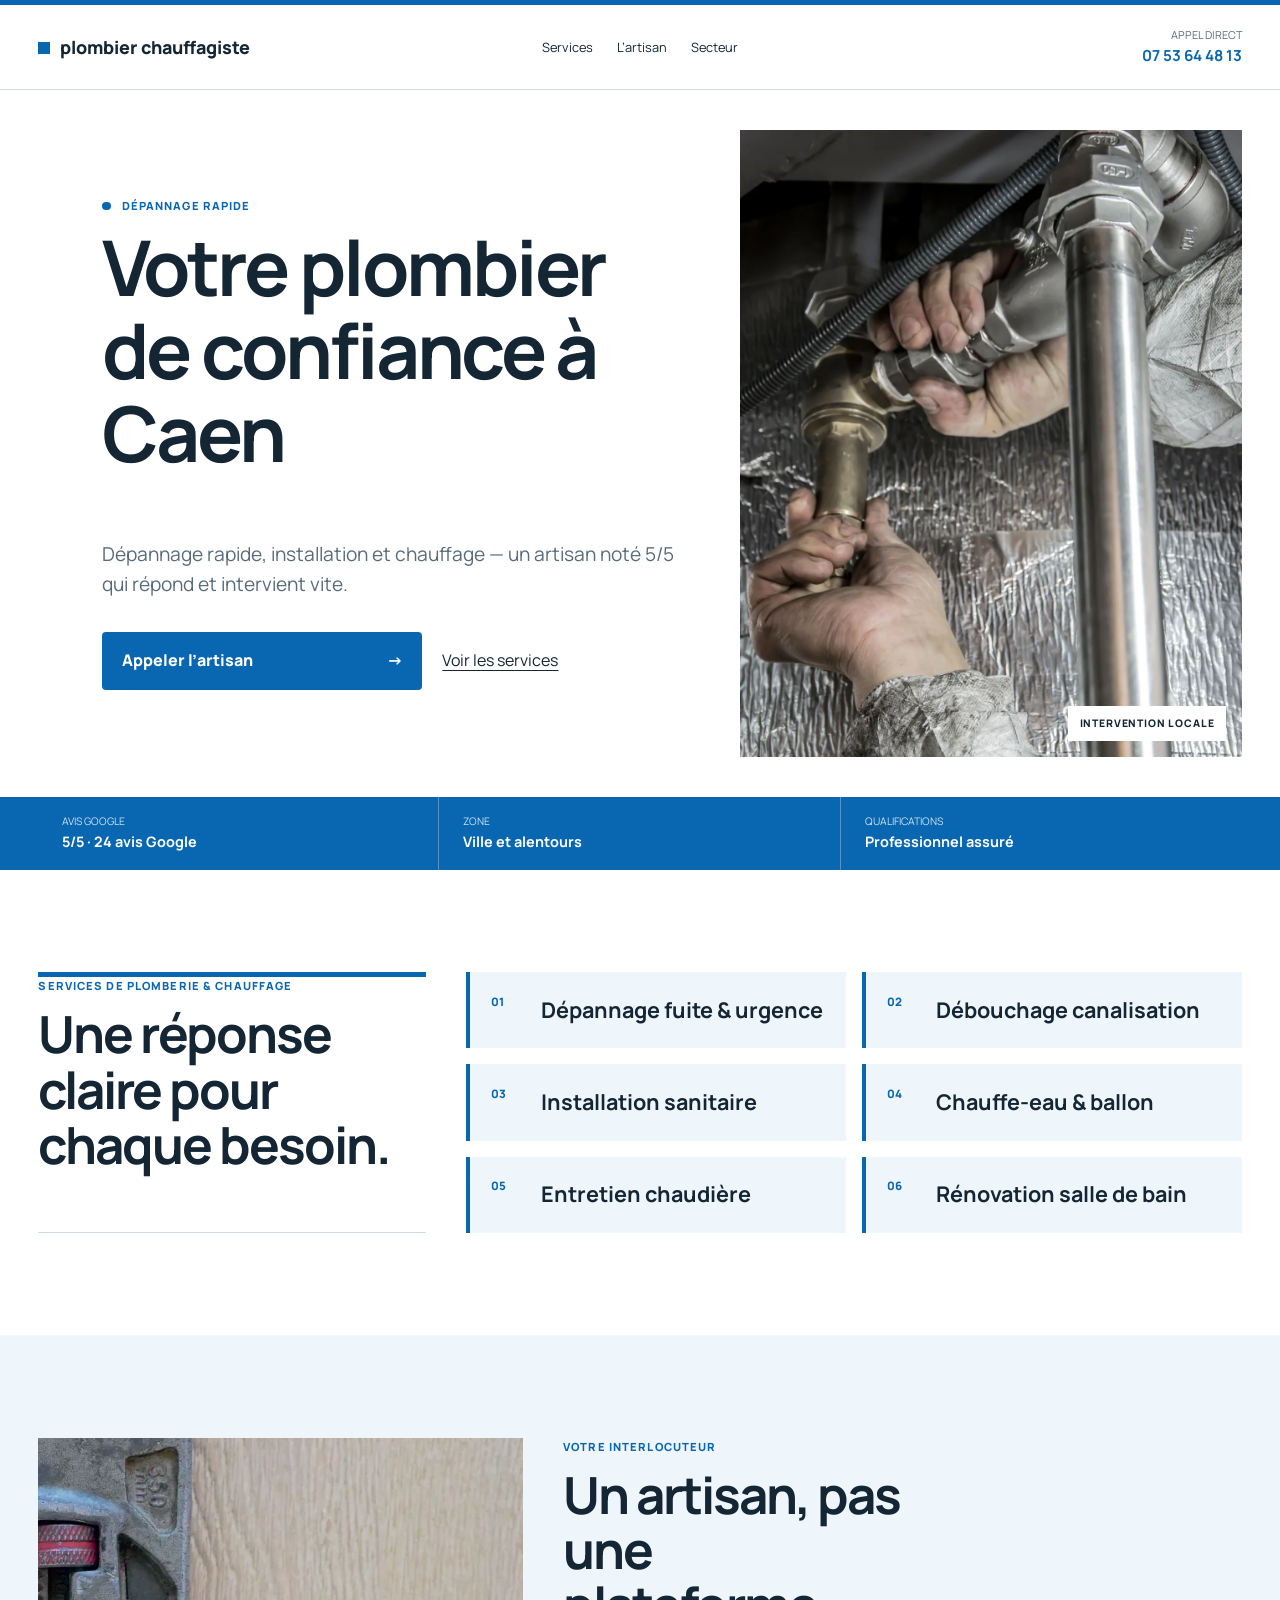
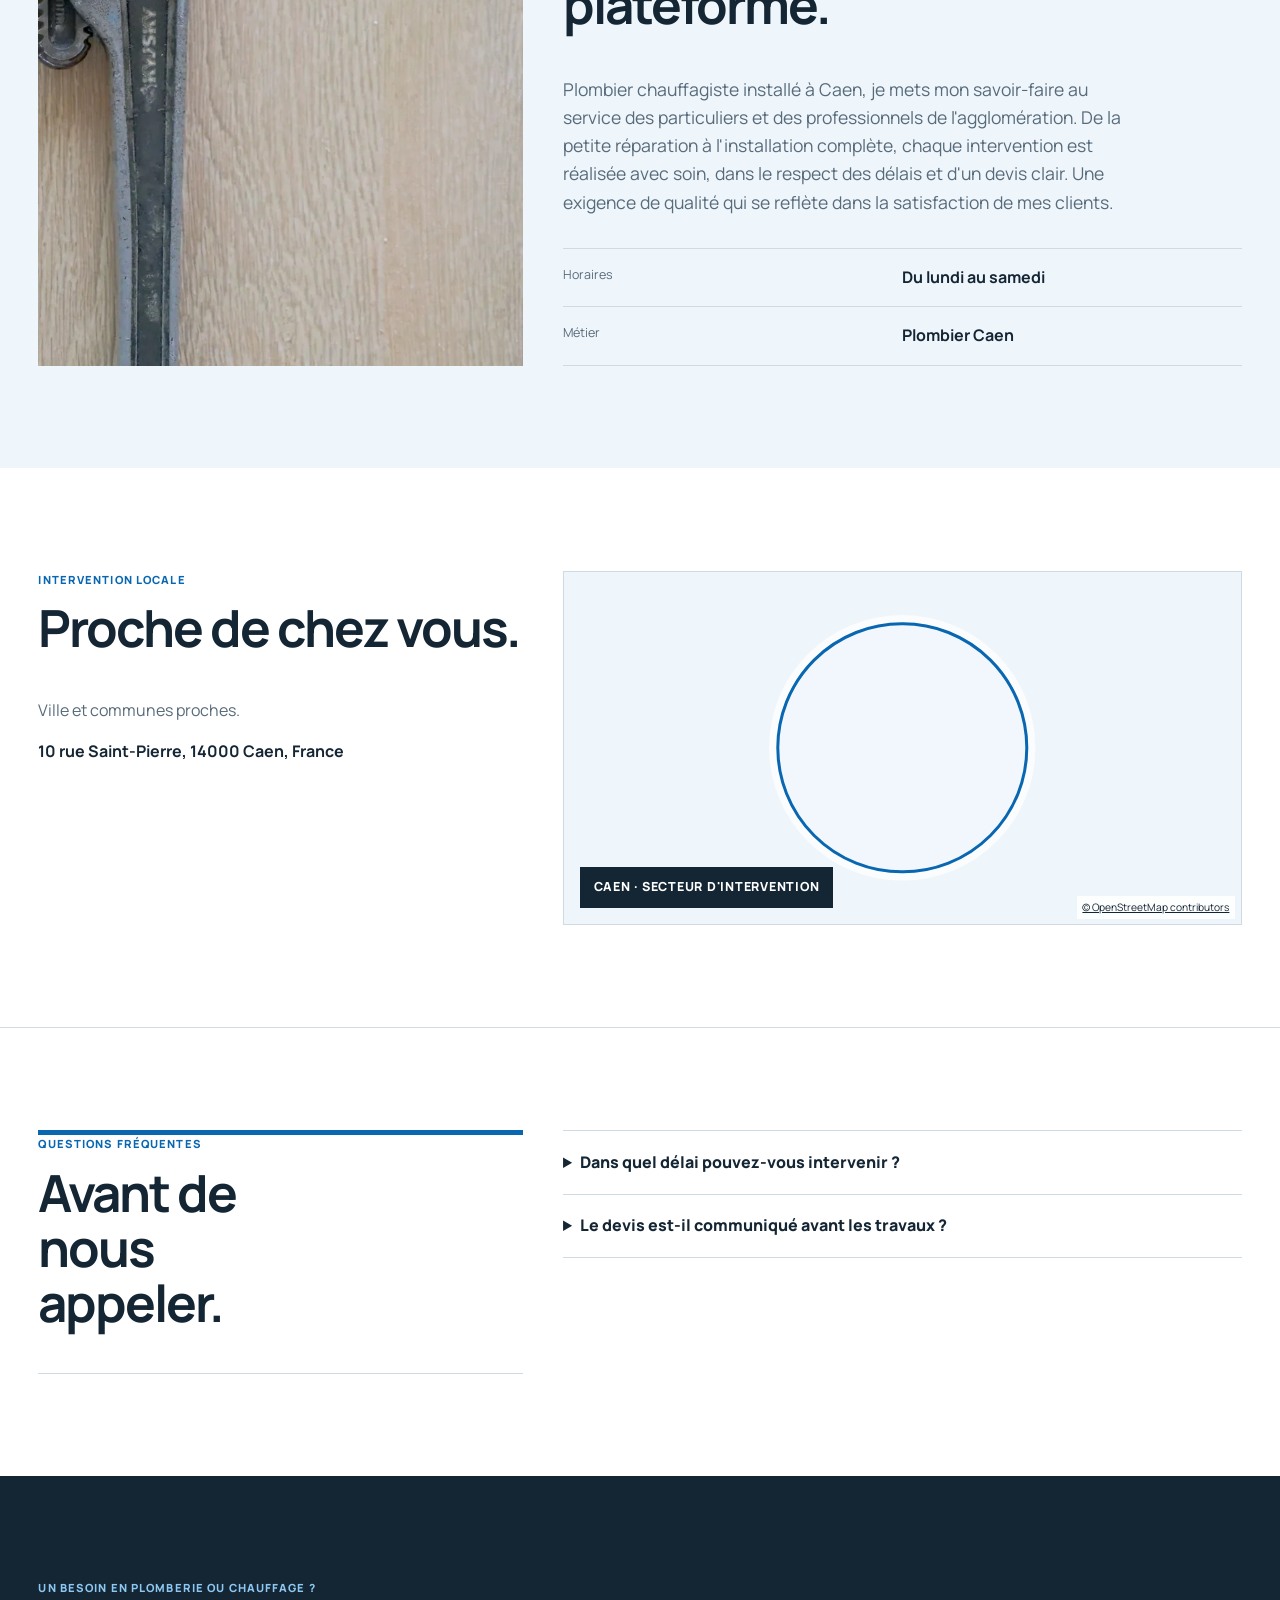
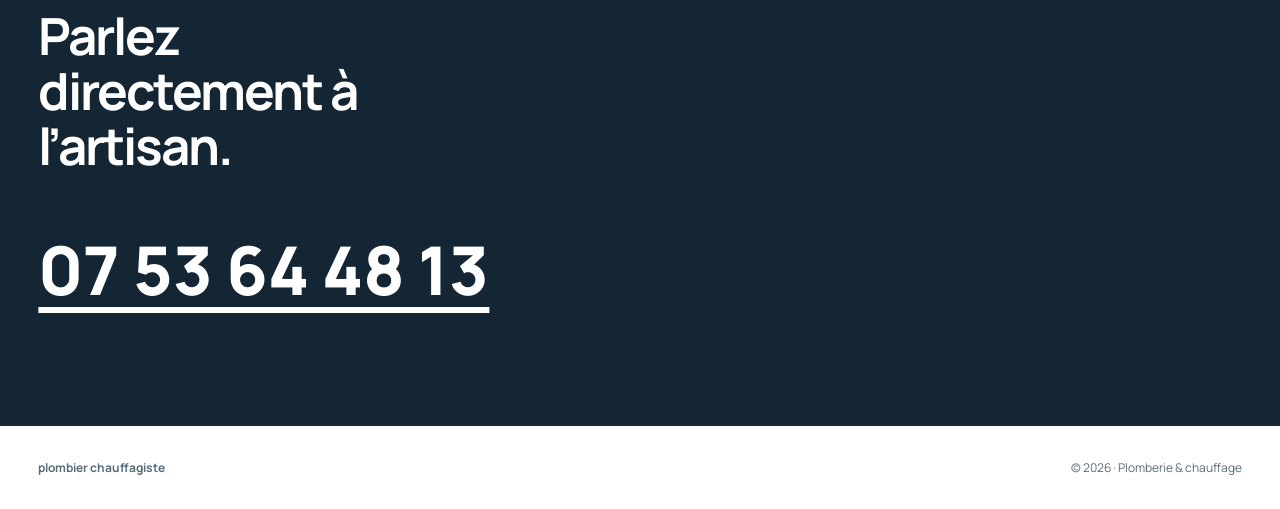
<file: a/index.html>
<!doctype html><html lang="fr" data-palette="bleu"><head>
  <meta charset="utf-8"><meta name="viewport" content="width=device-width,initial-scale=1"><meta name="description" content="Plombier chauffagiste local pour dépannage, entretien, chauffe-eau et rénovation.">
  <title>Plombier chauffagiste local</title><link rel="preconnect" href="https://fonts.googleapis.com"><link rel="preconnect" href="https://fonts.gstatic.com" crossorigin><link href="https://fonts.googleapis.com/css2?family=Manrope:wght@400;600;700&display=swap" rel="stylesheet"><link rel="stylesheet" href="styles.css">
</head><body>
  <a class="skip" href="#main">Aller au contenu</a>
  <header><div class="shell head"><a class="brand" href="#main" data-field="business.name">Artisan local</a><nav aria-label="Navigation principale"><a href="#services">Services</a><a href="#artisan">L’artisan</a><a href="#zone">Secteur</a></nav><a class="head-call" href="tel:+33000000000" data-phone-link><small>Appel direct</small><strong data-phone-text>00 00 00 00 00</strong></a></div></header>
  <main id="main">
    <section class="hero shell"><div class="hero-copy"><p class="available"><i></i><span data-field="business.emergency">Dépannage rapide</span></p><h1 data-field="content.headline">Plombier chauffagiste dans votre ville, disponible quand vous en avez besoin.</h1><p class="lead" data-field="content.subline">Dépannage, entretien et installation avec un devis expliqué.</p><div class="hero-actions"><a class="primary" href="tel:+33000000000" data-phone-link>Appeler l’artisan <span>→</span></a><a href="#services">Voir les services</a></div></div><figure data-image-wrap="hero"><img data-image src="assets/artisan.webp" width="900" height="1125" alt="Mains d’un plombier assemblant un raccord de tuyauterie"></figure></section>
    <section class="trust"><div class="shell trust-grid"><div data-proof><small>Avis Google</small><strong><span data-rating>4,9</span>/5 · <span data-reviews>137 avis Google</span></strong></div><div><small>Zone</small><strong data-field="business.serviceArea">Ville et alentours</strong></div><div><small>Qualifications</small><strong data-field="business.certifications">Professionnel assuré</strong></div></div></section>
    <section class="services shell section" id="services"><header><p class="eyebrow">Services de plomberie & chauffage</p><h2>Une réponse claire pour chaque besoin.</h2></header><ol data-services></ol></section>
    <section class="about section" id="artisan"><div class="shell about-grid"><figure data-image-wrap="about"><img data-image src="assets/intervention.webp" width="1200" height="800" alt="Clé de plombier prête pour une intervention"></figure><div><p class="eyebrow">Votre interlocuteur</p><h2>Un artisan, pas une plateforme.</h2><p class="about-text" data-field="content.about">Vous échangez avec la même personne du premier appel à la fin du chantier.</p><dl><div><dt>Horaires</dt><dd data-field="business.hours">Du lundi au samedi</dd></div><div><dt>Métier</dt><dd data-field="business.category">Plombier chauffagiste</dd></div></dl></div></div></section>
    <section class="zone shell section" id="zone"><div><p class="eyebrow">Intervention locale</p><h2>Proche de chez vous.</h2><p data-field="content.locations">Ville et communes proches.</p><address data-field="business.address">Adresse communiquée sur demande</address></div><div class="zone-map" data-service-map data-image-wrap="map" aria-label="Zone d’intervention"><img data-image src="assets/map.webp" width="900" height="600" alt="Zone d’intervention de l’artisan"><iframe data-map-frame title="Carte de la zone d’intervention" loading="lazy" hidden></iframe><span class="zone-radius" data-map-radius aria-hidden="true" hidden></span><strong class="zone-map-label" data-map-label hidden>Zone d’intervention</strong><a class="map-attribution" data-map-attribution href="https://www.openstreetmap.org/copyright" target="_blank" rel="noreferrer" hidden>© OpenStreetMap contributors</a></div></section>
    <section class="faq shell section"><header><p class="eyebrow">Questions fréquentes</p><h2>Avant de nous appeler.</h2></header><div data-faq></div></section>
    <section class="contact"><div class="shell"><p class="eyebrow">Un besoin en plomberie ou chauffage ?</p><h2>Parlez directement à l’artisan.</h2><a href="tel:+33000000000" data-phone-link data-phone-text>00 00 00 00 00</a></div></section>
  </main>
  <footer class="shell"><strong data-field="business.name">Artisan local</strong><span>© <i data-year></i> · Plomberie & chauffage</span></footer><a class="mobile-call" href="tel:+33000000000" data-phone-link><span>Appeler</span><strong data-phone-text>00 00 00 00 00</strong></a>
  <script>window.SITE_FALLBACK={palette:'bleu',business:{name:'Artisan local',category:'Plombier chauffagiste',address:'Adresse communiquée sur demande',serviceArea:'Ville et alentours',hours:'Du lundi au samedi',emergency:'Dépannage rapide',certifications:'Professionnel assuré'},content:{headline:'Plombier chauffagiste près de chez vous, disponible quand vous en avez besoin.',subline:'Dépannage, entretien et installation avec un devis expliqué et un chantier laissé propre.',services:['Réparation de fuite','Dépannage chauffage','Chauffe-eau et sanitaires','Rénovation de salle de bains'],about:'Vous échangez avec la même personne du premier appel à la fin du chantier, sans plateforme ni intermédiaire.',locations:'Ville et communes proches.',faq:[{question:'Dans quel délai pouvez-vous intervenir ?',answer:'Un créneau réaliste est annoncé dès le premier échange.'},{question:'Le devis est-il communiqué avant les travaux ?',answer:'Oui, la solution et son prix sont expliqués avant votre accord.'}]}};</script><script src="../shared/site-loader.js"></script>
</body></html>
</file>
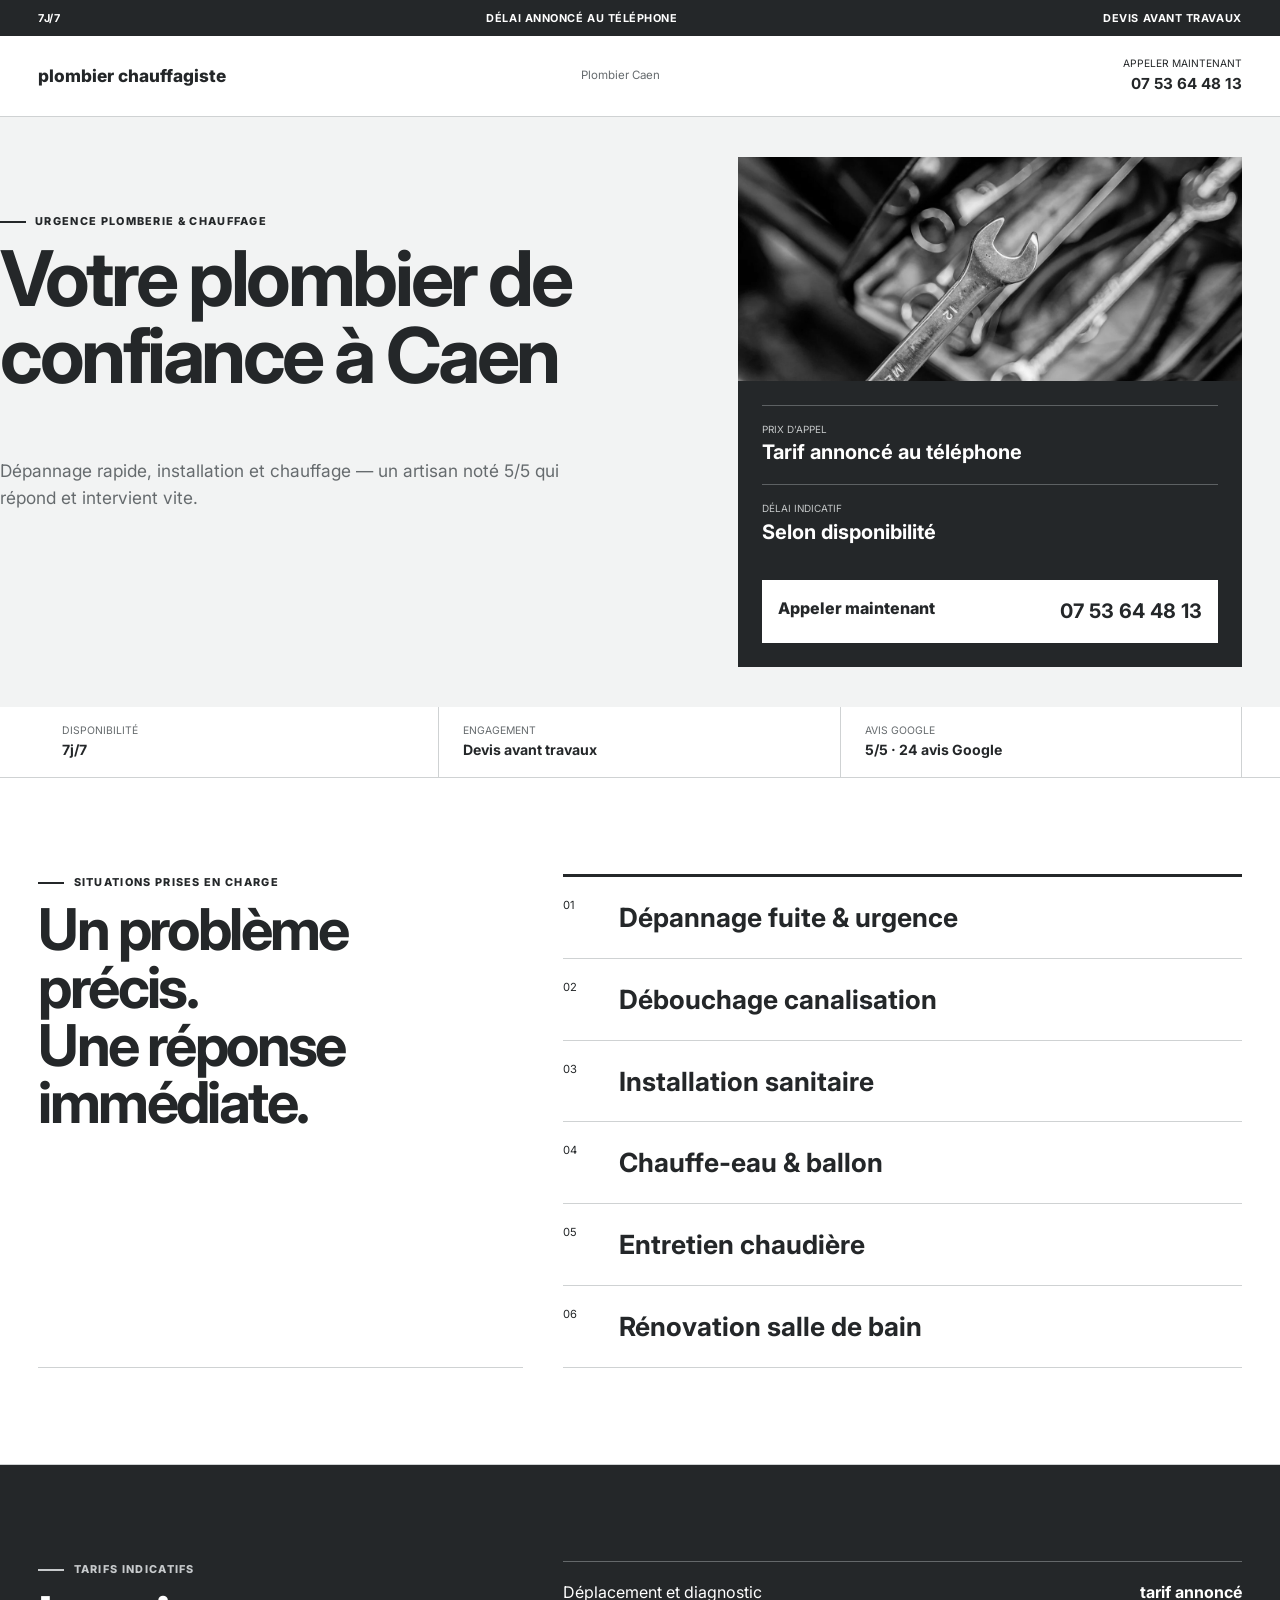
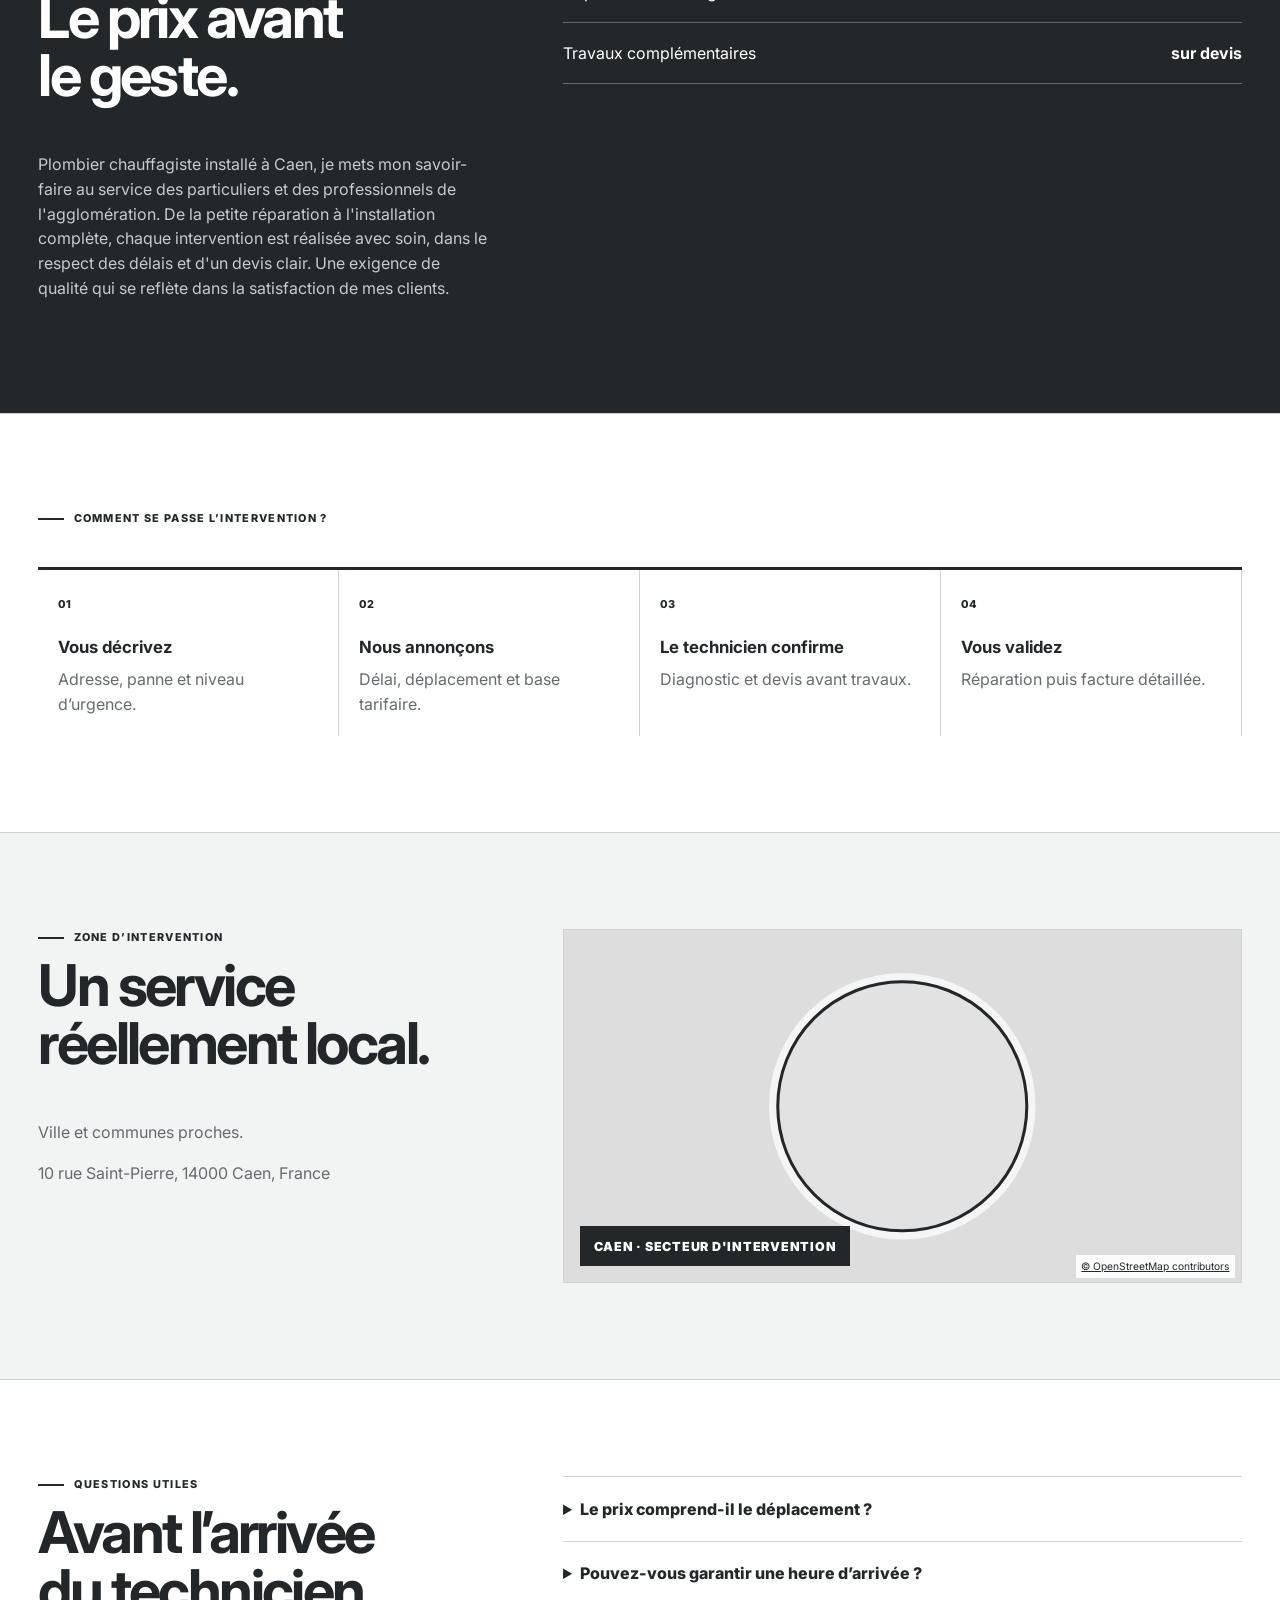
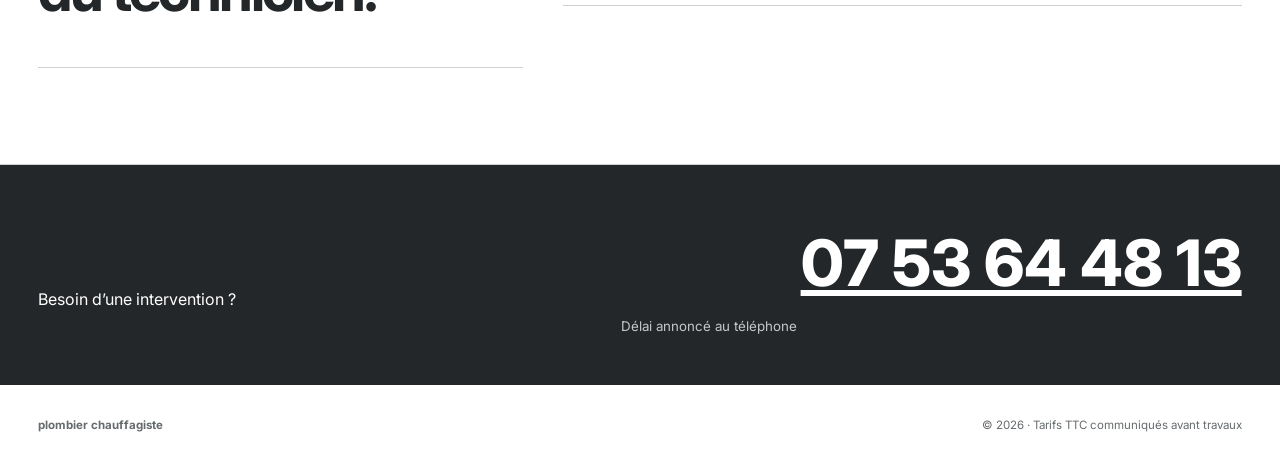
<file: b/index.html>
<!doctype html><html lang="fr" data-palette="anthracite"><head>
  <meta charset="utf-8"><meta name="viewport" content="width=device-width,initial-scale=1"><meta name="description" content="Plombier d’urgence local avec délai et tarifs annoncés avant intervention."><title>Urgence plomberie — tarifs transparents</title><link rel="preconnect" href="https://fonts.googleapis.com"><link rel="preconnect" href="https://fonts.gstatic.com" crossorigin><link href="https://fonts.googleapis.com/css2?family=Inter:wght@400;600;700&display=swap" rel="stylesheet"><link rel="stylesheet" href="styles.css">
</head><body>
  <a class="skip" href="#main">Aller au contenu</a><div class="service-bar"><div class="shell"><span data-field="business.hours">7j/7</span><span data-field="business.emergency">Délai annoncé au téléphone</span><span data-field="business.certifications">Devis avant travaux</span></div></div>
  <header><div class="shell head"><a class="brand" href="#main" data-field="business.name">Dépannage local</a><span data-field="business.category">Plomberie & chauffage d’urgence</span><a class="head-call" href="tel:+33000000000" data-phone-link><small>Appeler maintenant</small><strong data-phone-text>00 00 00 00 00</strong></a></div></header>
  <main id="main">
    <section class="hero"><div class="shell hero-grid"><div class="hero-copy"><p class="eyebrow">Urgence plomberie & chauffage</p><h1 data-field="content.headline">Plombier d’urgence dans votre ville, tarifs annoncés avant intervention.</h1><p class="lead" data-field="content.subline">Décrivez la situation et obtenez un délai réaliste immédiatement.</p></div><aside class="dispatch" aria-label="Informations d’intervention"><figure data-image-wrap="hero"><img data-image src="assets/urgence.webp" width="800" height="450" alt="Clé plate et outillage préparés pour un dépannage"></figure><div class="dispatch-data"><p><small>Prix d’appel</small><strong data-field="content.startingPrice">Tarif annoncé</strong></p><p><small>Délai indicatif</small><strong data-field="content.responseTime">Selon disponibilité</strong></p><a href="tel:+33000000000" data-phone-link><span>Appeler maintenant</span><strong data-phone-text>00 00 00 00 00</strong></a></div></aside></div><div class="shell facts"><div><small>Disponibilité</small><strong data-field="business.hours">7j/7</strong></div><div><small>Engagement</small><strong data-field="business.certifications">Devis avant travaux</strong></div><div data-proof><small>Avis Google</small><strong><span data-rating>4,8</span>/5 · <span data-reviews>203 avis Google</span></strong></div></div></section>
    <section class="section shell services" id="services"><header><p class="eyebrow">Situations prises en charge</p><h2>Un problème précis.<br>Une réponse immédiate.</h2></header><ol data-services></ol></section>
    <section class="prices section"><div class="shell split"><div><p class="eyebrow">Tarifs indicatifs</p><h2>Le prix avant le geste.</h2><p data-field="content.about">Aucun travail supplémentaire n’est engagé sans votre accord.</p></div><ul data-prices></ul></div></section>
    <section class="process section shell"><p class="eyebrow">Comment se passe l’intervention ?</p><div class="steps"><div><span>01</span><h3>Vous décrivez</h3><p>Adresse, panne et niveau d’urgence.</p></div><div><span>02</span><h3>Nous annonçons</h3><p>Délai, déplacement et base tarifaire.</p></div><div><span>03</span><h3>Le technicien confirme</h3><p>Diagnostic et devis avant travaux.</p></div><div><span>04</span><h3>Vous validez</h3><p>Réparation puis facture détaillée.</p></div></div></section>
    <section class="coverage section"><div class="shell split"><div><p class="eyebrow">Zone d’intervention</p><h2>Un service réellement local.</h2><p data-field="content.locations">Ville et communes proches.</p><address data-field="business.address">Adresse communiquée sur demande</address></div><div class="service-map" data-service-map data-image-wrap="map" aria-label="Zone d’intervention"><img data-image src="assets/map.webp" width="900" height="600" alt="Secteurs couverts par le dépannage"><iframe data-map-frame title="Carte de la zone d’intervention" loading="lazy" hidden></iframe><span class="map-radius" data-map-radius aria-hidden="true" hidden></span><strong class="service-map-label" data-map-label hidden>Zone d’intervention</strong><a class="map-attribution" data-map-attribution href="https://www.openstreetmap.org/copyright" target="_blank" rel="noreferrer" hidden>© OpenStreetMap contributors</a></div></div></section>
    <section class="faq section shell"><header><p class="eyebrow">Questions utiles</p><h2>Avant l’arrivée du technicien.</h2></header><div data-faq></div></section>
    <section class="contact"><div class="shell"><p>Besoin d’une intervention ?</p><a href="tel:+33000000000" data-phone-link data-phone-text>00 00 00 00 00</a><small data-field="business.emergency">Délai annoncé au téléphone</small></div></section>
  </main>
  <footer class="shell"><strong data-field="business.name">Dépannage local</strong><span>© <i data-year></i> · Tarifs TTC communiqués avant travaux</span></footer><a class="mobile-call" href="tel:+33000000000" data-phone-link><span>Urgence : appeler</span><strong data-phone-text>00 00 00 00 00</strong></a>
  <script>window.SITE_FALLBACK={palette:'anthracite',business:{name:'Dépannage local',category:'Plomberie & chauffage d’urgence',address:'Adresse communiquée sur demande',serviceArea:'Ville et alentours',hours:'7j/7',emergency:'Délai annoncé au téléphone',certifications:'Devis avant travaux'},content:{headline:'Plombier d’urgence près de chez vous, tarifs annoncés avant intervention.',subline:'Décrivez la situation et obtenez un délai réaliste immédiatement.',startingPrice:'Tarif annoncé au téléphone',responseTime:'Selon disponibilité',services:['Urgence fuite d’eau','Débouchage de canalisation','Panne de chauffe-eau','Dépannage de chauffage'],about:'Aucun travail supplémentaire n’est engagé sans votre accord.',locations:'Ville et communes proches.',prices:[{label:'Déplacement et diagnostic',price:'tarif annoncé'},{label:'Travaux complémentaires',price:'sur devis'}],faq:[{question:'Le prix comprend-il le déplacement ?',answer:'Chaque tarif précise ce qui est inclus avant votre accord.'},{question:'Pouvez-vous garantir une heure d’arrivée ?',answer:'Une estimation réaliste est donnée selon l’adresse et les interventions en cours.'}]}};</script><script src="../shared/site-loader.js"></script>
</body></html>
</file>
<file: a/styles.css>
﻿:root{--canvas:#fff;--surface:#eef5fb;--ink:#142534;--muted:#586b7a;--accent:#0967b2;--accent-dark:#064c86;--rule:#cfdae3;--on:#fff;--gutter:clamp(1rem,3vw,2.5rem);--max:78rem;--section:clamp(4rem,8vw,6.5rem)}
*{box-sizing:border-box}html{scroll-behavior:smooth}body{margin:0;background:var(--canvas);color:var(--ink);font:400 1rem/1.6 Manrope,Arial,sans-serif}img{display:block;width:100%;height:100%;object-fit:cover}a{color:inherit}[hidden]{display:none!important}.shell{width:min(100%,calc(var(--max) + 2*var(--gutter)));margin:auto;padding-inline:var(--gutter)}.skip{position:fixed;z-index:20;top:.5rem;left:.5rem;padding:.75rem;background:var(--ink);color:var(--on);transform:translateY(-150%)}.skip:focus{transform:none}:focus-visible{outline:3px solid var(--accent);outline-offset:4px}h1,h2,p{margin-top:0}h1,h2{line-height:1.08;letter-spacing:-.04em}h2{font-size:clamp(2rem,4vw,3.65rem)}
header{border-top:.35rem solid var(--accent);border-bottom:1px solid var(--rule);background:#fff}.head{min-height:5.25rem;display:grid;grid-template-columns:1fr auto;align-items:center;gap:1rem}.brand{font-size:1.12rem;font-weight:800;text-decoration:none}.brand:before{content:"";display:inline-block;width:.72rem;height:.72rem;margin-right:.6rem;background:var(--accent)}.head nav{display:none}.head-call{display:flex;flex-direction:column;align-items:flex-end;text-decoration:none}.head-call small{color:var(--muted);font-size:.68rem;text-transform:uppercase}.head-call strong{color:var(--accent);font-size:.95rem}
.hero{display:grid;padding-inline:0}.hero-copy{padding:clamp(3rem,8vw,6rem) var(--gutter)}.available,.eyebrow{color:var(--accent);font-size:.7rem;font-weight:800;letter-spacing:.1em;text-transform:uppercase}.available{display:flex;align-items:center;gap:.65rem}.available i{width:.55rem;height:.55rem;background:var(--accent);border-radius:50%}h1{max-width:13ch;font-size:clamp(2.65rem,6vw,5.25rem)}.lead{max-width:52ch;margin:1.5rem 0 2rem;color:var(--muted);font-size:clamp(1.05rem,1.6vw,1.2rem)}.hero-actions{display:flex;flex-wrap:wrap;align-items:center;gap:1.25rem}.hero-actions a{text-underline-offset:.25em}.primary{display:flex;justify-content:space-between;width:min(100%,20rem);padding:1rem 1.2rem;background:var(--accent);color:var(--on);font-weight:800;text-decoration:none;border-radius:.25rem}.primary:hover{background:var(--accent-dark)}.hero figure{min-height:24rem;margin:0;background:var(--surface);position:relative}.hero figure:after{content:"INTERVENTION LOCALE";position:absolute;right:1rem;bottom:1rem;padding:.55rem .7rem;background:#fff;color:var(--ink);font-size:.65rem;font-weight:800;letter-spacing:.08em}.no-hero-image [data-image-wrap="hero"]{background:#d8e7f3}
.trust{background:var(--accent);color:var(--on)}.trust-grid{display:grid;padding-inline:0}.trust-grid div{display:grid;padding:1.05rem var(--gutter);border-bottom:1px solid rgba(255,255,255,.3)}.trust-grid div:last-child{border:0}.trust-grid small{font-size:.65rem;text-transform:uppercase;opacity:.8}.trust-grid strong{font-size:.9rem}
.section{padding-block:var(--section)}.services{display:grid;gap:2.5rem}.services header h2{max-width:11ch}.services ol{display:grid;gap:1rem;margin:0;padding:0;list-style:none}.services li{display:grid;grid-template-columns:2.4rem 1fr;gap:.7rem;padding:1.3rem;background:var(--surface);border-left:.25rem solid var(--accent)}.services li span{color:var(--accent);font-size:.72rem;font-weight:800}.services li strong{font-size:clamp(1.05rem,2vw,1.35rem)}
.about{background:var(--surface)}.about-grid{display:grid;gap:2.5rem}.about figure{min-height:22rem;margin:0;background:#dceaf5}.about h2{max-width:10ch}.about-text{max-width:52ch;color:var(--muted);font-size:1.1rem}.about dl{margin:2rem 0 0;border-top:1px solid var(--rule)}.about dl div{display:grid;grid-template-columns:1fr 1fr;padding:1rem 0;border-bottom:1px solid var(--rule)}dt{color:var(--muted);font-size:.78rem}dd{margin:0;font-weight:700}
.zone{display:grid;gap:2.5rem;border-bottom:1px solid var(--rule)}.zone>div>p:not(.eyebrow){max-width:45ch;color:var(--muted)}.zone address{font-style:normal;font-weight:700}.zone-map{position:relative;min-height:22rem;overflow:hidden;background:var(--surface);border:1px solid var(--rule)}.zone-map>img,.zone-map iframe{display:block;width:100%;height:100%;min-height:22rem;object-fit:cover;border:0}.zone-map iframe{filter:grayscale(.72);pointer-events:none}.zone-radius{position:absolute;top:50%;left:50%;width:auto;height:var(--coverage-size,72%);aspect-ratio:1;border:3px solid var(--accent);border-radius:50%;background:rgba(255,255,255,.16);transform:translate(-50%,-50%);box-shadow:0 0 0 .45rem rgba(255,255,255,.74);pointer-events:none}.zone-map-label{position:absolute;left:1rem;bottom:1rem;padding:.65rem .85rem;background:var(--ink);color:#fff;font-size:.78rem;font-weight:800;letter-spacing:.06em;text-transform:uppercase}.map-attribution{position:absolute;right:.35rem;bottom:.3rem;padding:.2rem .35rem;background:rgba(255,255,255,.88);color:var(--ink);font-size:.64rem}.faq{display:grid;gap:2.5rem}.faq h2{max-width:9ch}.faq details{border-top:1px solid var(--rule)}.faq details:last-child{border-bottom:1px solid var(--rule)}.faq summary{padding:1.15rem 2rem 1.15rem 0;font-weight:800;cursor:pointer}.faq details p{max-width:55ch;color:var(--muted)}
.contact{padding-block:var(--section);background:var(--ink);color:var(--on)}.contact .eyebrow{color:#8dc8f2}.contact h2{max-width:12ch}.contact a{color:#fff;font-size:clamp(2rem,6vw,4.2rem);font-weight:800;text-underline-offset:.18em}footer{display:flex;flex-wrap:wrap;justify-content:space-between;gap:1rem;padding-block:2rem 7rem;color:var(--muted);font-size:.75rem}footer i{font-style:normal}.mobile-call{position:fixed;z-index:10;right:1rem;bottom:1rem;left:1rem;display:flex;justify-content:space-between;padding:1rem 1.2rem;background:var(--accent);color:var(--on);font-weight:800;text-decoration:none;box-shadow:0 .5rem 1.5rem rgba(20,37,52,.18)}
@media(min-width:48rem){.head{grid-template-columns:1fr auto 1fr}.head nav{display:flex;gap:1.5rem;font-size:.8rem}.head nav a{text-decoration:none}.head-call{justify-self:end}.hero{grid-template-columns:7fr 5fr;padding-inline:var(--gutter);padding-block:2.5rem}.hero-copy{align-self:center;padding:clamp(3rem,5vw,5rem)}.hero figure{min-height:39rem}.trust-grid{grid-template-columns:repeat(3,1fr);padding-inline:var(--gutter)}.trust-grid div{padding-inline:1.5rem;border-right:1px solid rgba(255,255,255,.3);border-bottom:0}.services{grid-template-columns:4fr 8fr}.services ol{grid-template-columns:1fr 1fr}.about-grid,.zone,.faq{grid-template-columns:5fr 7fr}.no-about-image .about-grid{grid-template-columns:1fr}.mobile-call{display:none}footer{padding-bottom:2rem}}
@media(prefers-reduced-motion:reduce){html{scroll-behavior:auto}}
</file>
<file: b/styles.css>
:root{--canvas:#fff;--surface:#f2f3f3;--ink:#242729;--muted:#666b6e;--rule:#cfd2d3;--on:#fff;--gutter:clamp(1rem,3vw,2.5rem);--max:78rem;--section:clamp(4rem,8vw,6rem)}
*{box-sizing:border-box}html{scroll-behavior:smooth}body{margin:0;background:var(--canvas);color:var(--ink);font:400 1rem/1.55 Inter,Arial,sans-serif}img{display:block;width:100%;height:100%;object-fit:cover}a{color:inherit}[hidden]{display:none!important}.shell{width:min(100%,calc(var(--max) + 2*var(--gutter)));margin:auto;padding-inline:var(--gutter)}.skip{position:fixed;z-index:30;top:.5rem;left:.5rem;padding:.75rem;background:#fff;color:var(--ink);transform:translateY(-150%)}.skip:focus{transform:none}:focus-visible{outline:3px solid var(--ink);outline-offset:4px}h1,h2,h3,p{margin-top:0}h1,h2{line-height:1;letter-spacing:-.045em}h2{font-size:clamp(2.25rem,4.5vw,4rem)}
.service-bar{padding:.6rem 0;background:var(--ink);color:var(--on);font-size:.68rem;font-weight:700;text-transform:uppercase;letter-spacing:.05em}.service-bar .shell{display:flex;justify-content:space-between;gap:1rem}.service-bar span:nth-child(2){display:none}header{border-bottom:1px solid var(--rule)}.head{min-height:5rem;display:grid;grid-template-columns:1fr auto;align-items:center;gap:.2rem 1rem}.brand{font-size:1.08rem;font-weight:800;text-decoration:none}.head>span{grid-column:1;color:var(--muted);font-size:.72rem}.head-call{grid-column:2;grid-row:1/3;display:flex;flex-direction:column;align-items:flex-end;text-decoration:none}.head-call small{font-size:.64rem;text-transform:uppercase}.head-call strong{font-size:.95rem}
.hero{background:var(--surface);border-bottom:1px solid var(--rule)}.hero-grid{display:grid;padding-inline:0}.hero-copy{padding:clamp(3.25rem,8vw,6rem) var(--gutter)}.eyebrow{font-size:.68rem;font-weight:800;letter-spacing:.12em;text-transform:uppercase}.eyebrow:before{content:"";display:inline-block;width:1.6rem;margin-right:.6rem;border-top:2px solid currentColor;vertical-align:middle}h1{max-width:14ch;font-size:clamp(2.75rem,6vw,5.4rem)}.lead{max-width:56ch;margin:1.5rem 0 0;color:var(--muted);font-size:1.08rem}.dispatch{margin:0 var(--gutter) var(--gutter);background:var(--ink);color:var(--on)}.dispatch figure{height:11rem;margin:0;background:#4a4e50;filter:grayscale(1)}.dispatch-data{padding:1.5rem}.dispatch-data p{display:grid;margin:0;padding:1rem 0;border-top:1px solid #5d6163}.dispatch-data small{font-size:.62rem;text-transform:uppercase;color:#c5c8c9}.dispatch-data strong{font-size:1.25rem}.dispatch-data a{display:flex;flex-wrap:wrap;justify-content:space-between;gap:.5rem;margin-top:1rem;padding:1rem;background:#fff;color:var(--ink);font-weight:800;text-decoration:none}.facts{display:grid;padding-inline:0;background:#fff}.facts div{display:grid;padding:1rem var(--gutter);border-bottom:1px solid var(--rule)}.facts small{color:var(--muted);font-size:.65rem;text-transform:uppercase}.facts strong{font-size:.88rem}
.section{padding-block:var(--section);border-bottom:1px solid var(--rule)}.services,.split,.faq{display:grid;gap:2.5rem}.services h2,.faq h2{max-width:11ch}.services ol{margin:0;padding:0;list-style:none;border-top:3px solid var(--ink)}.services li{display:grid;grid-template-columns:2.5rem 1fr;gap:1rem;padding:1.25rem 0;border-bottom:1px solid var(--rule)}.services li span{font-size:.7rem}.services li strong{font-size:clamp(1.15rem,2.4vw,1.65rem)}
.prices{background:var(--ink);color:var(--on)}.prices .eyebrow{color:#c7cacc}.prices h2{max-width:9ch}.prices .split>div>p:last-child{max-width:45ch;color:#c7cacc}.prices ul{margin:0;padding:0;list-style:none;border-top:1px solid #64686a}.prices li{display:flex;justify-content:space-between;gap:1rem;padding:1.1rem 0;border-bottom:1px solid #64686a}.prices li strong{text-align:right}.steps{display:grid;margin-top:2.5rem;border-top:3px solid var(--ink)}.steps div{padding:1.25rem 0;border-bottom:1px solid var(--rule)}.steps span{font-size:.68rem;font-weight:800}.steps h3{margin:1.2rem 0 .45rem;font-size:1.05rem}.steps p{margin:0;color:var(--muted)}
.coverage{background:var(--surface)}.coverage p:not(.eyebrow),.coverage address{max-width:44ch;color:var(--muted);font-style:normal}.service-map{position:relative;min-height:22rem;overflow:hidden;background:#ddd;border:1px solid var(--rule)}.service-map>img,.service-map iframe{display:block;width:100%;height:100%;min-height:22rem;object-fit:cover;border:0}.service-map iframe{filter:grayscale(1);pointer-events:none}.map-radius{position:absolute;top:50%;left:50%;width:auto;height:var(--coverage-size,72%);aspect-ratio:1;border:3px solid var(--ink);border-radius:50%;background:rgba(255,255,255,.14);transform:translate(-50%,-50%);box-shadow:0 0 0 .45rem rgba(255,255,255,.72);pointer-events:none}.service-map-label{position:absolute;left:1rem;bottom:1rem;padding:.65rem .85rem;background:var(--ink);color:#fff;font-size:.78rem;font-weight:900;letter-spacing:.06em;text-transform:uppercase}.map-attribution{position:absolute;right:.35rem;bottom:.3rem;padding:.2rem .35rem;background:rgba(255,255,255,.88);color:var(--ink);font-size:.64rem}.faq details{border-top:1px solid var(--rule)}.faq details:last-child{border-bottom:1px solid var(--rule)}.faq summary{padding:1.2rem 2rem 1.2rem 0;font-weight:800;cursor:pointer}.faq details p{max-width:55ch;color:var(--muted)}
.contact{padding-block:3rem;background:var(--ink);color:var(--on)}.contact .shell{display:grid;gap:.25rem}.contact p,.contact small{margin:0}.contact a{font-size:clamp(2rem,6vw,4rem);font-weight:800}.contact small{color:#c5c8c9}footer{display:flex;flex-wrap:wrap;justify-content:space-between;gap:1rem;padding-block:2rem 7rem;color:var(--muted);font-size:.72rem}footer i{font-style:normal}.mobile-call{position:fixed;z-index:10;right:1rem;bottom:1rem;left:1rem;display:flex;justify-content:space-between;padding:1rem;background:var(--ink);color:var(--on);font-weight:800;text-decoration:none;box-shadow:0 .5rem 1.5rem rgba(0,0,0,.18)}
@media(min-width:48rem){.service-bar span:nth-child(2){display:inline}.head{grid-template-columns:1fr 1fr auto}.head>span{grid-column:2;grid-row:1}.head-call{grid-column:3;grid-row:1}.hero-grid{grid-template-columns:7fr 5fr;padding-right:var(--gutter);gap:2rem}.hero-copy{padding-left:0;padding-right:clamp(2rem,5vw,5rem)}.dispatch{align-self:center;margin:2.5rem 0}.dispatch figure{height:14rem}.facts{grid-template-columns:repeat(3,1fr);padding-inline:var(--gutter)}.facts div{padding-inline:1.5rem;border-right:1px solid var(--rule);border-bottom:0}.services,.split,.faq{grid-template-columns:5fr 7fr}.steps{grid-template-columns:repeat(4,1fr)}.steps div{padding:1.25rem;border-right:1px solid var(--rule);border-bottom:0}.contact .shell{grid-template-columns:1fr auto;align-items:end}.contact small{text-align:right}.mobile-call{display:none}footer{padding-bottom:2rem}}
@media(prefers-reduced-motion:reduce){html{scroll-behavior:auto}}
</file>
